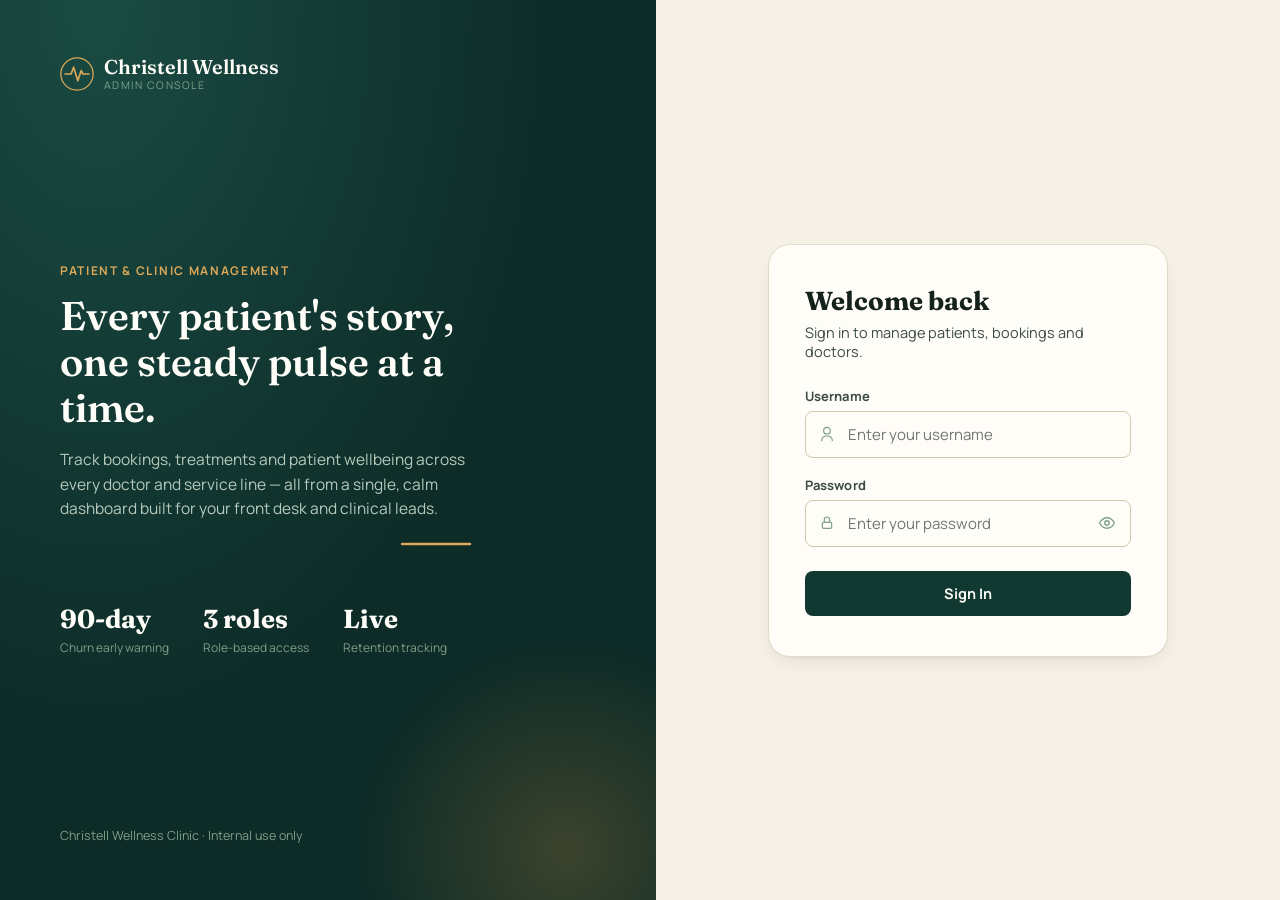
<file: frontend/index.html>
<!DOCTYPE html>
<html lang="en">
<head>
<meta charset="UTF-8" />
<meta name="viewport" content="width=device-width, initial-scale=1.0" />
<title>Christell Wellness — Admin Console</title>
<link rel="stylesheet" href="assets/css/style.css" />
</head>
<body>

<div class="login-shell">
  <!-- Hero panel -->
  <section class="login-hero">
    <div class="brand">
      <svg class="brand-mark" viewBox="0 0 40 40" fill="none" xmlns="http://www.w3.org/2000/svg">
        <circle cx="20" cy="20" r="19" stroke="#dba758" stroke-width="1.5"/>
        <path d="M6 20H13L16 12L21 28L25 16L27 20H34" stroke="#dba758" stroke-width="2" stroke-linecap="round" stroke-linejoin="round"/>
      </svg>
      <div>
        <div class="brand-name">Christell Wellness</div>
        <div class="brand-sub" style="color:#7fa088;">Admin Console</div>
      </div>
    </div>

    <div class="login-hero-copy">
      <span class="eyebrow">Patient &amp; Clinic Management</span>
      <h2>Every patient's story, one steady pulse at a time.</h2>
      <p>Track bookings, treatments and patient wellbeing across every doctor and service line — all from a single, calm dashboard built for your front desk and clinical leads.</p>

      <svg class="pulse-line" viewBox="0 0 400 46" xmlns="http://www.w3.org/2000/svg">
        <path d="M0 23 H120 L138 23 L150 4 L165 42 L178 23 L192 23 L204 12 L216 34 L228 23 L400 23" />
      </svg>

      <div class="login-hero-stats">
        <div class="stat"><b>90-day</b><span>Churn early warning</span></div>
        <div class="stat"><b>3 roles</b><span>Role-based access</span></div>
        <div class="stat"><b>Live</b><span>Retention tracking</span></div>
      </div>
    </div>

    <div class="login-hero-foot">Christell Wellness Clinic · Internal use only</div>
  </section>

  <!-- Login panel -->
  <main class="login-panel">
    <div class="login-card">
      <h1>Welcome back</h1>
      <p class="sub">Sign in to manage patients, bookings and doctors.</p>

      <div class="login-error" id="loginError">
        <svg width="16" height="16" viewBox="0 0 24 24" fill="none"><path d="M12 8V13M12 16.5V16.51M10.29 3.86L1.82 18A2 2 0 0 0 3.55 21H20.45A2 2 0 0 0 22.18 18L13.71 3.86A2 2 0 0 0 10.29 3.86Z" stroke="currentColor" stroke-width="1.8" stroke-linecap="round" stroke-linejoin="round"/></svg>
        <span id="loginErrorText">Invalid username or password.</span>
      </div>

      <form class="login-form" id="loginForm">
        <div class="field">
          <label for="username">Username</label>
          <div class="input-icon-wrap">
            <svg width="16" height="16" viewBox="0 0 24 24" fill="none"><path d="M12 12A5 5 0 1 0 12 2A5 5 0 0 0 12 12Z" stroke="currentColor" stroke-width="1.8"/><path d="M4 22C4 17.58 7.58 15 12 15C16.42 15 20 17.58 20 22" stroke="currentColor" stroke-width="1.8" stroke-linecap="round"/></svg>
            <input type="text" id="username" name="username" placeholder="Enter your username" autocomplete="username" required />
          </div>
        </div>

        <div class="field">
          <label for="password">Password</label>
          <div class="input-icon-wrap">
            <svg width="16" height="16" viewBox="0 0 24 24" fill="none"><rect x="5" y="11" width="14" height="9" rx="2" stroke="currentColor" stroke-width="1.8"/><path d="M8 11V7a4 4 0 1 1 8 0v4" stroke="currentColor" stroke-width="1.8"/></svg>
            <input type="password" id="password" name="password" placeholder="Enter your password" autocomplete="current-password" required />

            <button type="button" class="toggle-password" id="togglePassword" aria-label="Show password" title="Show password">
              <!-- eye: shown while password is hidden -->
              <svg class="icon-eye" width="18" height="18" viewBox="0 0 24 24" fill="none"><path d="M2 12C4.5 7.5 8 5 12 5C16 5 19.5 7.5 22 12C19.5 16.5 16 19 12 19C8 19 4.5 16.5 2 12Z" stroke="currentColor" stroke-width="1.8" stroke-linejoin="round"/><circle cx="12" cy="12" r="3" stroke="currentColor" stroke-width="1.8"/></svg>
              <!-- eye with slash: shown while password is visible -->
              <svg class="icon-eye-off" width="18" height="18" viewBox="0 0 24 24" fill="none" style="display:none;"><path d="M2 12C4.5 7.5 8 5 12 5C16 5 19.5 7.5 22 12C19.5 16.5 16 19 12 19C8 19 4.5 16.5 2 12Z" stroke="currentColor" stroke-width="1.8" stroke-linejoin="round"/><circle cx="12" cy="12" r="3" stroke="currentColor" stroke-width="1.8"/><path d="M4 4L20 20" stroke="currentColor" stroke-width="1.8" stroke-linecap="round"/></svg>
            </button>
          </div>
        </div>

        <button type="submit" class="btn btn-primary" id="loginBtn" style="margin-top:6px; width:100%;">
          Sign In
        </button>
      </form>
    </div>
  </main>
</div>

<script src="assets/js/config.js"></script>
<script src="assets/js/api.js"></script>
<script src="assets/js/auth.js"></script>
<script src="assets/js/login.js"></script>
</body>
</html>
</file>
<file: frontend/assets/css/style.css>
/* ============================================================
   CHRISTELL WELLNESS — ADMIN CONSOLE
   Design language: clinical calm. Deep teal + warm gold, a
   serif display face for authority, an EKG pulse as the one
   signature motif tying every screen back to "patient vitals".
   ============================================================ */
 
@import url('https://fonts.googleapis.com/css2?family=Fraunces:opsz,wght@9..144,300;9..144,500;9..144,600;9..144,700&family=Manrope:wght@400;500;600;700;800&family=IBM+Plex+Mono:wght@400;500&display=swap');
 
:root {
  /* --- Palette --- */
  --ink: #14211d;
  --ink-soft: #3c4a45;
  --teal-950: #0d2b27;
  --teal-900: #123832;
  --teal-800: #1a4b43;
  --teal-700: #256157;
  --sage-500: #7fa088;
  --sage-300: #b7cabc;
  --gold-500: #c68a3d;
  --gold-400: #dba758;
  --coral-500: #c1584a;
  --coral-100: #f6ded9;
  /* Darker text shades: WCAG AA (4.5:1) on light backgrounds */
  --gold-text: #8a5a1c;
  --sage-text: #4d6b56;
  --success-text: #2b6e50;
  --coral-text: #a3422f;
  --success-500: #3f8f6b;
  --success-100: #dcefe4;
  --paper: #f6f1e6;
  --paper-raised: #fffdf8;
  --line: #e4dcc9;
  --line-strong: #d3c8ac;
 
  /* --- Type --- */
  --font-display: 'Fraunces', 'Georgia', serif;
  --font-body: 'Manrope', -apple-system, BlinkMacSystemFont, sans-serif;
  --font-mono: 'IBM Plex Mono', 'SFMono-Regular', monospace;
 
  /* --- Layout --- */
  --sidebar-w: 240px;
  --radius-sm: 8px;
  --radius-md: 14px;
  --radius-lg: 22px;
  --shadow-card: 0 1px 2px rgba(20, 33, 29, 0.04), 0 8px 24px -12px rgba(20, 33, 29, 0.18);
  --shadow-pop: 0 20px 60px -20px rgba(13, 43, 39, 0.35);
}
 
* { box-sizing: border-box; }
html, body { height: 100%; }
body {
  margin: 0;
  font-family: var(--font-body);
  background: var(--paper);
  color: var(--ink);
  -webkit-font-smoothing: antialiased;
}
 
h1, h2, h3, h4 { font-family: var(--font-display); color: var(--ink); margin: 0; }
p { margin: 0; }
a { color: inherit; }
button { font-family: inherit; }
 
::selection { background: var(--gold-400); color: var(--teal-950); }
 
:focus-visible {
  outline: 2px solid var(--gold-500);
  outline-offset: 2px;
}
 
@media (prefers-reduced-motion: reduce) {
  *, *::before, *::after {
    animation-duration: 0.001ms !important;
    animation-iteration-count: 1 !important;
    transition-duration: 0.001ms !important;
  }
}
 
.mono { font-family: var(--font-mono); }
 
/* --- Scrollbars (webkit) --- */
::-webkit-scrollbar { width: 10px; height: 10px; }
::-webkit-scrollbar-track { background: transparent; }
::-webkit-scrollbar-thumb { background: var(--line-strong); border-radius: 10px; }
::-webkit-scrollbar-thumb:hover { background: var(--sage-500); }
 
/* ============================================================
   Signature motif: EKG pulse line (used on login + as dividers)
   ============================================================ */
.pulse-line {
  width: 100%;
  height: 46px;
  display: block;
  overflow: visible;
}
.pulse-line path {
  fill: none;
  stroke: var(--gold-400);
  stroke-width: 2.5;
  stroke-linecap: round;
  stroke-linejoin: round;
  stroke-dasharray: 400;
  stroke-dashoffset: 400;
  animation: pulse-draw 3.2s ease-in-out infinite;
}
@keyframes pulse-draw {
  0% { stroke-dashoffset: 400; opacity: 0.4; }
  55% { stroke-dashoffset: 0; opacity: 1; }
  100% { stroke-dashoffset: -400; opacity: 0.4; }
}
 
.divider-pulse {
  display: flex;
  align-items: center;
  gap: 14px;
  margin: 6px 0 18px;
  color: var(--sage-500);
}
.divider-pulse::before, .divider-pulse::after {
  content: "";
  flex: 1;
  height: 1px;
  background: var(--line);
}
 
/* ============================================================
   Buttons & form controls
   ============================================================ */
.btn {
  display: inline-flex;
  align-items: center;
  justify-content: center;
  gap: 8px;
  padding: 12px 20px;
  border-radius: var(--radius-sm);
  border: 1px solid transparent;
  font-family: var(--font-body);
  font-weight: 700;
  font-size: 14.5px;
  cursor: pointer;
  transition: transform 0.15s ease, box-shadow 0.15s ease, background 0.15s ease;
}
.btn:active { transform: translateY(1px); }
.btn-primary {
  background: var(--teal-900);
  color: var(--paper-raised);
}
.btn-primary:hover { background: var(--teal-800); box-shadow: 0 8px 20px -8px rgba(18, 56, 50, 0.55); }
.btn-gold {
  background: var(--gold-500);
  color: var(--teal-950);
}
.btn-gold:hover { background: var(--gold-400); }
.btn-ghost {
  background: transparent;
  color: var(--ink);
  border-color: var(--line-strong);
}
.btn-ghost:hover { background: var(--paper-raised); border-color: var(--sage-500); }
.btn-sm { padding: 8px 14px; font-size: 13px; }
.btn:disabled { opacity: 0.55; cursor: not-allowed; }
 
.field {
  display: flex;
  flex-direction: column;
  gap: 6px;
}
.field label {
  font-size: 13px;
  font-weight: 700;
  color: var(--ink-soft);
  letter-spacing: 0.01em;
}
.field input, .field select {
  font-family: var(--font-body);
  font-size: 15px;
  padding: 12px 14px;
  border-radius: var(--radius-sm);
  border: 1.5px solid var(--line-strong);
  background: var(--paper-raised);
  color: var(--ink);
  transition: border-color 0.15s ease, box-shadow 0.15s ease;
}
.field input:focus, .field select:focus {
  border-color: var(--teal-700);
  box-shadow: 0 0 0 4px rgba(37, 97, 87, 0.12);
  outline: none;
}
.field .hint { font-size: 12px; color: var(--ink-soft); opacity: 0.8; }
 
.input-icon-wrap { position: relative; }
.input-icon-wrap svg {
  position: absolute;
  left: 14px;
  top: 50%;
  transform: translateY(-50%);
  color: var(--sage-500);
}
.input-icon-wrap input { padding-left: 42px; }
 
/* ============================================================
   Badges / status pills
   ============================================================ */
.badge {
  display: inline-flex;
  align-items: center;
  gap: 6px;
  padding: 4px 11px;
  border-radius: 999px;
  font-size: 12.5px;
  font-weight: 700;
  letter-spacing: 0.01em;
  white-space: nowrap;
}
.badge::before { content: ""; width: 6px; height: 6px; border-radius: 50%; background: currentColor; }
.badge-active   { background: var(--success-100); color: var(--success-text); }
.badge-inactive { background: var(--coral-100); color: var(--coral-text); }
.badge-new      { background: #e7e2f6; color: #6650a8; }
.badge-attended { background: var(--success-100); color: var(--success-text); }
.badge-pending, .badge-scheduled, .badge-confirmed { background: #fbeed2; color: var(--gold-text); }
.badge-cancelled, .badge-no-show { background: var(--coral-100); color: var(--coral-text); }
.badge-completed { background: var(--success-100); color: var(--success-text); }
.badge-neutral { background: var(--line); color: var(--ink-soft); }
 
/* ============================================================
   App shell: sidebar + topbar
   ============================================================ */
.app-shell {
  display: flex;
  min-height: 100vh;
}
 
.sidebar {
  width: var(--sidebar-w);
  flex-shrink: 0;
  background: linear-gradient(185deg, var(--teal-950), var(--teal-900) 60%);
  color: var(--sage-300);
  display: flex;
  flex-direction: column;
  padding: 26px 18px;
  position: sticky;
  top: 0;
  height: 100vh;
}
 
.brand {
  display: flex;
  align-items: center;
  gap: 10px;
  padding: 4px 8px 22px;
  border-bottom: 1px solid rgba(183, 202, 188, 0.15);
  margin-bottom: 18px;
}
.brand-mark {
  width: 34px; height: 34px;
  flex-shrink: 0;
}
.brand-name {
  font-family: var(--font-display);
  font-weight: 600;
  font-size: 18px;
  color: var(--paper-raised);
  line-height: 1.1;
}
.brand-sub {
  font-size: 10.5px;
  letter-spacing: 0.14em;
  text-transform: uppercase;
  color: var(--sage-500);
}
 
.nav-group-label {
  font-size: 11px;
  text-transform: uppercase;
  letter-spacing: 0.12em;
  color: rgba(183, 202, 188, 0.85);
  padding: 12px 12px 6px;
}
 
.nav-link {
  display: flex;
  align-items: center;
  gap: 12px;
  padding: 11px 12px;
  border-radius: 10px;
  font-weight: 600;
  font-size: 14.5px;
  color: var(--sage-300);
  text-decoration: none;
  transition: background 0.15s ease, color 0.15s ease;
  margin-bottom: 2px;
}
.nav-link svg { flex-shrink: 0; opacity: 0.85; }
.nav-link:hover { background: rgba(255,255,255,0.06); color: var(--paper-raised); }
.nav-link.active {
  background: var(--gold-500);
  color: var(--teal-950);
}
.nav-link.active svg { opacity: 1; }
 
.sidebar-footer {
  margin-top: auto;
  padding-top: 14px;
  border-top: 1px solid rgba(183, 202, 188, 0.15);
}
.admin-chip {
  display: flex;
  align-items: center;
  gap: 10px;
  padding: 10px 10px;
  border-radius: 10px;
}
.admin-avatar {
  width: 34px; height: 34px;
  border-radius: 50%;
  background: var(--gold-500);
  color: var(--teal-950);
  display: flex; align-items: center; justify-content: center;
  font-weight: 800;
  font-size: 14px;
  flex-shrink: 0;
}
.admin-meta { line-height: 1.2; overflow: hidden; }
.admin-meta .name { font-size: 13.5px; font-weight: 700; color: var(--paper-raised); white-space: nowrap; text-overflow: ellipsis; overflow: hidden; }
.admin-meta .role { font-size: 11.5px; color: var(--sage-500); }
.logout-btn {
  margin-top: 8px;
  width: 100%;
  background: transparent;
  border: 1px solid rgba(183, 202, 188, 0.25);
  color: var(--sage-300);
  border-radius: 10px;
  padding: 9px;
  font-weight: 700;
  font-size: 13px;
  cursor: pointer;
  display: flex; align-items: center; justify-content: center; gap: 8px;
  transition: border-color 0.15s ease, color 0.15s ease;
}
.logout-btn:hover { border-color: var(--coral-500); color: var(--coral-500); }
 
.main {
  flex: 1;
  min-width: 0;
  display: flex;
  flex-direction: column;
}
 
.topbar {
  display: flex;
  align-items: center;
  justify-content: space-between;
  gap: 20px;
  padding: 20px 34px;
  border-bottom: 1px solid var(--line);
  background: var(--paper);
  position: sticky;
  top: 0;
  z-index: 5;
}
.topbar-title h1 { font-size: 24px; font-weight: 600; }
.topbar-title .eyebrow {
  font-size: 12px;
  letter-spacing: 0.1em;
  text-transform: uppercase;
  color: var(--sage-text);
  font-weight: 700;
  margin-bottom: 2px;
  display: block;
}
.topbar-search {
  flex: 1;
  max-width: 380px;
}
 
.content {
  padding: 28px 34px 60px;
  max-width: 1400px;
  width: 100%;
}
 
/* ============================================================
   Cards & stats
   ============================================================ */
.card {
  background: var(--paper-raised);
  border: 1px solid var(--line);
  border-radius: var(--radius-md);
  box-shadow: var(--shadow-card);
}
 
.stat-grid {
  display: grid;
  grid-template-columns: repeat(4, 1fr);
  gap: 18px;
  margin-bottom: 26px;
}
.stat-card {
  padding: 22px 22px 20px;
  position: relative;
  overflow: hidden;
}
.stat-card .stat-label {
  font-size: 12.5px;
  font-weight: 700;
  color: var(--ink-soft);
  text-transform: uppercase;
  letter-spacing: 0.06em;
  margin-bottom: 10px;
  display: flex;
  align-items: center;
  gap: 8px;
}
.stat-icon, .stat-card .stat-icon {
  width: 30px; height: 30px;
  border-radius: 9px;
  display: flex; align-items: center; justify-content: center;
  flex-shrink: 0;
}
.stat-card .stat-value {
  font-family: var(--font-display);
  font-size: 32px;
  font-weight: 600;
  color: var(--ink);
  line-height: 1;
}
.stat-card .stat-delta {
  margin-top: 10px;
  font-size: 12.5px;
  color: var(--ink-soft);
}
.stat-card .stat-delta strong { color: var(--success-text); }
 
.icon-tone-teal { background: var(--teal-900); color: var(--paper-raised); }
.icon-tone-gold { background: var(--gold-500); color: var(--teal-950); }
.icon-tone-sage { background: var(--sage-300); color: var(--teal-950); }
.icon-tone-coral { background: var(--coral-100); color: var(--coral-500); }
 
.section-row {
  display: grid;
  grid-template-columns: 1.5fr 1fr;
  gap: 20px;
  margin-bottom: 22px;
  align-items: stretch;
}
.card-head {
  display: flex;
  align-items: center;
  justify-content: space-between;
  padding: 20px 22px 6px;
}
.card-head h2, .card-head h3 { font-size: 17px; font-weight: 600; }
.card-head .card-sub { font-size: 12.5px; color: var(--ink-soft); }
.card-body { padding: 12px 22px 22px; }
 
/* ============================================================
   Tables
   ============================================================ */
.table-wrap { overflow-x: auto; }
table.data-table {
  width: 100%;
  border-collapse: collapse;
  font-size: 14px;
}
.data-table thead th {
  text-align: left;
  font-size: 11.5px;
  text-transform: uppercase;
  letter-spacing: 0.07em;
  color: var(--ink-soft);
  font-weight: 700;
  padding: 10px 14px;
  border-bottom: 1.5px solid var(--line);
  white-space: nowrap;
}
.data-table thead th.sortable { cursor: pointer; user-select: none; }
.data-table thead th.sortable:hover { color: var(--teal-800); }
.data-table thead th .sort-arrow { opacity: 0.5; margin-left: 3px; font-size: 10px; }
.data-table tbody td {
  padding: 13px 14px;
  border-bottom: 1px solid var(--line);
  vertical-align: middle;
}
.data-table tbody tr {
  transition: background 0.12s ease;
}
.data-table tbody tr.clickable { cursor: pointer; }
.data-table tbody tr.clickable:hover { background: #faf6ea; }
.data-table tbody tr:last-child td { border-bottom: none; }
.cell-name { font-weight: 700; color: var(--ink); }
.cell-sub { font-size: 12.5px; color: var(--ink-soft); }
.cell-strong { font-family: var(--font-mono); font-weight: 600; }
 
.avatar-chip {
  width: 34px; height: 34px;
  border-radius: 50%;
  background: var(--sage-300);
  color: var(--teal-950);
  display: flex; align-items: center; justify-content: center;
  font-weight: 800; font-size: 13px;
  flex-shrink: 0;
}
.name-cell { display: flex; align-items: center; gap: 11px; }
 
/* ============================================================
   Empty / loading / error states
   ============================================================ */
.state-block {
  padding: 60px 20px;
  text-align: center;
  color: var(--ink-soft);
}
.state-block .state-title { font-family: var(--font-display); font-size: 19px; color: var(--ink); margin-bottom: 6px; }
.state-block svg { margin-bottom: 14px; color: var(--sage-500); }
 
.skeleton {
  background: linear-gradient(90deg, var(--line) 25%, #efe8d5 37%, var(--line) 63%);
  background-size: 400% 100%;
  animation: skeleton-loading 1.4s ease infinite;
  border-radius: 6px;
}
@keyframes skeleton-loading {
  0% { background-position: 100% 50%; }
  100% { background-position: 0 50%; }
}
 
/* ============================================================
   Filters bar
   ============================================================ */
.filters-bar {
  display: flex;
  align-items: flex-end;
  gap: 14px;
  flex-wrap: wrap;
  margin-bottom: 18px;
}
.filters-bar .field { min-width: 160px; }
.filters-bar .field.grow { flex: 1; min-width: 220px; }
 
.pagination {
  display: flex;
  align-items: center;
  justify-content: space-between;
  padding-top: 16px;
  font-size: 13px;
  color: var(--ink-soft);
}
.pagination .pager-btns { display: flex; gap: 8px; }
 
/* ============================================================
   Slide-over panel (patient detail)
   ============================================================ */
.overlay-scrim {
  position: fixed; inset: 0;
  background: rgba(13, 43, 39, 0.45);
  backdrop-filter: blur(2px);
  opacity: 0;
  pointer-events: none;
  transition: opacity 0.25s ease;
  z-index: 40;
}
.overlay-scrim.open { opacity: 1; pointer-events: auto; }
 
.slide-over {
  position: fixed;
  top: 0; right: 0;
  height: 100vh;
  width: min(520px, 100vw);
  background: var(--paper);
  box-shadow: var(--shadow-pop);
  transform: translateX(100%);
  transition: transform 0.3s cubic-bezier(.22,.9,.32,1);
  z-index: 41;
  display: flex;
  flex-direction: column;
}
.slide-over.open { transform: translateX(0); }
 
.slide-header {
  padding: 26px 28px 18px;
  border-bottom: 1px solid var(--line);
  background: var(--paper-raised);
  display: flex;
  align-items: flex-start;
  justify-content: space-between;
  gap: 16px;
}
.slide-close {
  background: var(--paper);
  border: 1px solid var(--line-strong);
  width: 34px; height: 34px;
  border-radius: 50%;
  display: flex; align-items: center; justify-content: center;
  cursor: pointer;
  flex-shrink: 0;
}
.slide-close:hover { border-color: var(--coral-500); color: var(--coral-500); }
.slide-body { flex: 1; overflow-y: auto; padding: 22px 28px 40px; }
 
.tabs { display: flex; gap: 6px; margin-bottom: 18px; border-bottom: 1px solid var(--line); }
.tab-btn {
  padding: 10px 6px;
  margin-right: 18px;
  background: none; border: none;
  font-weight: 700; font-size: 13.5px;
  color: var(--ink-soft);
  cursor: pointer;
  border-bottom: 2px solid transparent;
  position: relative; top: 1px;
}
.tab-btn.active { color: var(--teal-900); border-bottom-color: var(--gold-500); }
.tab-panel { display: none; }
.tab-panel.active { display: block; }
 
.info-grid { display: grid; grid-template-columns: 1fr 1fr; gap: 14px 20px; margin-bottom: 6px; }
.info-item .label { font-size: 11.5px; text-transform: uppercase; letter-spacing: 0.06em; color: var(--ink-soft); font-weight: 700; margin-bottom: 3px; }
.info-item .value { font-size: 14.5px; font-weight: 600; }
.info-item .value.mono { font-family: var(--font-mono); }
 
.timeline-item {
  display: flex;
  gap: 14px;
  padding: 14px 0;
  border-bottom: 1px solid var(--line);
}
.timeline-item:last-child { border-bottom: none; }
.timeline-dot {
  width: 10px; height: 10px;
  border-radius: 50%;
  background: var(--sage-500);
  margin-top: 6px;
  flex-shrink: 0;
}
.timeline-item.attended .timeline-dot, .timeline-item.completed .timeline-dot { background: var(--success-500); }
.timeline-item.cancelled .timeline-dot, .timeline-item.no-show .timeline-dot { background: var(--coral-500); }
.timeline-content { flex: 1; }
.timeline-top { display: flex; justify-content: space-between; gap: 10px; align-items: center; }
.timeline-date { font-weight: 700; font-size: 14px; }
.timeline-meta { font-size: 12.5px; color: var(--ink-soft); margin-top: 3px; }
 
/* ============================================================
   Toasts
   ============================================================ */
.toast-stack {
  position: fixed;
  bottom: 24px; right: 24px;
  display: flex; flex-direction: column; gap: 10px;
  z-index: 60;
}
.toast {
  background: var(--teal-950);
  color: var(--paper-raised);
  padding: 13px 18px;
  border-radius: 10px;
  font-size: 13.5px;
  font-weight: 600;
  box-shadow: var(--shadow-pop);
  display: flex; align-items: center; gap: 10px;
  animation: toast-in 0.25s ease;
  max-width: 340px;
}
.toast.error { background: var(--coral-500); }
.toast.success { background: var(--success-500); }
@keyframes toast-in {
  from { opacity: 0; transform: translateY(10px); }
  to { opacity: 1; transform: translateY(0); }
}
 
/* ============================================================
   Responsive
   ============================================================ */
@media (max-width: 1100px) {
  .stat-grid { grid-template-columns: repeat(2, 1fr); }
  .section-row { grid-template-columns: 1fr; }
}
@media (max-width: 860px) {
  .sidebar { position: fixed; left: -260px; z-index: 50; transition: left 0.2s ease; }
  .sidebar.open { left: 0; }
  .topbar { padding: 16px 18px; }
  .content { padding: 18px 18px 50px; }
  .stat-grid { grid-template-columns: 1fr 1fr; gap: 12px; }
  .info-grid { grid-template-columns: 1fr; }
}
 
/* ============================================================
   Login screen
   ============================================================ */
.login-shell {
  min-height: 100vh;
  display: grid;
  grid-template-columns: 1.05fr 1fr;
}
.login-hero {
  background: radial-gradient(120% 140% at 15% 0%, var(--teal-800) 0%, var(--teal-950) 60%);
  color: var(--paper-raised);
  padding: 56px 60px;
  display: flex;
  flex-direction: column;
  justify-content: space-between;
  position: relative;
  overflow: hidden;
}
.login-hero::after {
  content: "";
  position: absolute;
  right: -120px; bottom: -160px;
  width: 420px; height: 420px;
  border-radius: 50%;
  background: radial-gradient(circle, rgba(198,138,61,0.25), transparent 70%);
}
.login-hero .brand { border: none; padding: 0; margin: 0; }
.login-hero .brand-name { font-size: 20px; }
.login-hero-copy { max-width: 420px; position: relative; z-index: 1; }
.login-hero-copy .eyebrow {
  font-size: 12px; letter-spacing: 0.14em; text-transform: uppercase;
  color: var(--gold-400); font-weight: 700; margin-bottom: 14px; display: block;
}
.login-hero-copy h2 {
  font-size: 40px; line-height: 1.15; font-weight: 600; color: var(--paper-raised);
  margin-bottom: 16px;
}
.login-hero-copy p { color: var(--sage-300); font-size: 15.5px; line-height: 1.6; }
.login-hero-stats {
  display: flex; gap: 34px; margin-top: 36px; position: relative; z-index: 1;
}
.login-hero-stats .stat b { display: block; font-family: var(--font-display); font-size: 26px; color: var(--paper-raised); }
.login-hero-stats .stat span { font-size: 12px; color: var(--sage-500); }
.login-hero-foot { font-size: 12.5px; color: var(--sage-500); position: relative; z-index: 1; }
 
.login-panel {
  display: flex;
  align-items: center;
  justify-content: center;
  padding: 40px;
  background: var(--paper);
}
.login-card {
  width: 100%;
  max-width: 400px;
  background: var(--paper-raised);
  border: 1px solid var(--line);
  border-radius: var(--radius-lg);
  padding: 40px 36px;
  box-shadow: var(--shadow-card);
}
.login-card h1 { font-size: 26px; margin-bottom: 6px; }
.login-card .sub { color: var(--ink-soft); font-size: 14.5px; margin-bottom: 26px; }
.login-form { display: flex; flex-direction: column; gap: 18px; }
.login-error {
  background: var(--coral-100);
  color: var(--coral-text);
  border-radius: 10px;
  padding: 11px 14px;
  font-size: 13.5px;
  font-weight: 600;
  display: none;
  align-items: center;
  gap: 8px;
}
.login-error.show { display: flex; }
.login-demo-hint {
  margin-top: 20px;
  padding: 12px 14px;
  border-radius: 10px;
  background: #f2ecd9;
  border: 1px dashed var(--line-strong);
  font-size: 12.5px;
  color: var(--ink-soft);
  display: flex;
  align-items: center;
  gap: 8px;
}
.login-demo-hint code { font-family: var(--font-mono); background: var(--paper); padding: 2px 6px; border-radius: 5px; font-weight: 600; color: var(--teal-800); }
 
@media (max-width: 900px) {
  .login-shell { grid-template-columns: 1fr; }
  .login-hero { padding: 40px 28px; min-height: 260px; }
  .login-hero-copy h2 { font-size: 30px; }
  .login-hero-stats { display: none; }
}
 
/* ============================================================
   Churn forecast — "Pulse Check" button + center modal
   ============================================================ */
.pulse-check-card {
  margin-top: 4px;
  margin-bottom: 22px;
  border-radius: var(--radius-md);
  padding: 18px 20px;
  background: linear-gradient(135deg, var(--teal-950), var(--teal-800));
  color: var(--paper-raised);
  display: flex;
  align-items: center;
  justify-content: space-between;
  gap: 16px;
  position: relative;
  overflow: hidden;
}
.pulse-check-card::before {
  content: "";
  position: absolute;
  inset: 0;
  background: radial-gradient(circle at 85% 20%, rgba(219,167,88,0.25), transparent 60%);
}
.pulse-check-copy { position: relative; z-index: 1; }
.pulse-check-copy .title { font-family: var(--font-display); font-size: 16.5px; font-weight: 600; margin-bottom: 3px; }
.pulse-check-copy .sub { font-size: 12.5px; color: var(--sage-300); max-width: 260px; line-height: 1.4; }
.pulse-check-btn {
  position: relative; z-index: 1;
  flex-shrink: 0;
  display: flex; align-items: center; gap: 9px;
  background: var(--gold-500);
  color: var(--teal-950);
  border: none;
  border-radius: 999px;
  padding: 11px 18px;
  font-weight: 800;
  font-size: 13.5px;
  cursor: pointer;
  transition: background 0.15s ease, transform 0.15s ease;
  white-space: nowrap;
}
.pulse-check-btn:hover { background: var(--gold-400); transform: translateY(-1px); }
.pulse-check-btn:disabled { opacity: 0.7; cursor: wait; }
.pulse-check-btn .mini-heartbeat {
  width: 20px; height: 14px;
}
.pulse-check-btn .mini-heartbeat path {
  fill: none; stroke: currentColor; stroke-width: 2; stroke-linecap: round; stroke-linejoin: round;
  stroke-dasharray: 60; stroke-dashoffset: 60;
  animation: pulse-draw 1.6s ease-in-out infinite;
}
 
.churn-modal-scrim {
  position: fixed; inset: 0;
  background: rgba(13, 43, 39, 0.55);
  backdrop-filter: blur(3px);
  z-index: 70;
  display: flex; align-items: center; justify-content: center;
  padding: 24px;
  opacity: 0;
  pointer-events: none;
  transition: opacity 0.25s ease;
}
.churn-modal-scrim.open { opacity: 1; pointer-events: auto; }
 
.churn-modal {
  width: 100%;
  max-width: 480px;
  max-height: 90vh;
  overflow-y: auto;
  background: var(--paper);
  border-radius: var(--radius-lg);
  box-shadow: var(--shadow-pop);
  transform: scale(0.92) translateY(10px);
  opacity: 0;
  transition: transform 0.28s cubic-bezier(.22,.9,.32,1), opacity 0.28s ease;
}
.churn-modal-scrim.open .churn-modal { transform: scale(1) translateY(0); opacity: 1; }
 
.churn-modal-head {
  padding: 22px 26px 0;
  display: flex; align-items: flex-start; justify-content: space-between;
}
.churn-modal-head .eyebrow { font-size: 11px; text-transform:uppercase; letter-spacing:0.1em; color:var(--sage-text); font-weight:700; }
.churn-modal-head h2 { font-size: 20px; margin-top: 3px; }
.churn-modal-close {
  background: var(--paper-raised);
  border: 1px solid var(--line-strong);
  width: 32px; height: 32px; border-radius: 50%;
  display:flex; align-items:center; justify-content:center;
  cursor:pointer; flex-shrink: 0;
}
.churn-modal-close:hover { border-color: var(--coral-500); color: var(--coral-500); }
 
.churn-modal-body { padding: 10px 26px 28px; }
 
.gauge-wrap {
  display: flex;
  flex-direction: column;
  align-items: center;
  padding: 10px 0 6px;
}
.gauge-ring {
  position: relative;
  width: 200px;
  height: 120px;
}
.gauge-ring svg { width: 100%; height: 100%; overflow: visible; }
.gauge-track { fill: none; stroke: var(--line); stroke-width: 14; stroke-linecap: round; }
.gauge-fill { fill: none; stroke-width: 14; stroke-linecap: round; transition: stroke-dashoffset 1s cubic-bezier(.22,.9,.32,1), stroke 0.4s ease; }
.gauge-center {
  position: absolute;
  left: 50%; bottom: 6px;
  transform: translateX(-50%);
  text-align: center;
}
.gauge-value { font-family: var(--font-display); font-size: 40px; font-weight: 700; line-height: 1; color: var(--ink); }
.gauge-label { font-size: 11.5px; text-transform: uppercase; letter-spacing: 0.06em; color: var(--ink-soft); font-weight: 700; margin-top: 4px; }
 
.risk-pill {
  display: inline-flex; align-items: center; gap: 7px;
  padding: 7px 16px; border-radius: 999px;
  font-weight: 800; font-size: 13px; letter-spacing: 0.02em;
  margin: 6px auto 0;
}
.risk-pill.risk-low { background: var(--success-100); color: var(--success-text); }
.risk-pill.risk-medium { background: #fbeed2; color: var(--gold-text); }
.risk-pill.risk-high { background: var(--coral-100); color: var(--coral-text); }
.risk-pill .risk-dot { width: 8px; height: 8px; border-radius: 50%; background: currentColor; position: relative; }
.risk-pill .risk-dot::after {
  content: ""; position: absolute; inset: -4px; border-radius: 50%; border: 1.5px solid currentColor;
  animation: risk-dot-ping 1.6s ease-out infinite;
}
@keyframes risk-dot-ping {
  0% { transform: scale(0.6); opacity: 0.8; }
  100% { transform: scale(1.8); opacity: 0; }
}
 
.action-callout {
  margin-top: 20px;
  border-radius: var(--radius-sm);
  border: 1.5px dashed var(--line-strong);
  background: var(--paper-raised);
  padding: 14px 16px;
  display: flex; gap: 12px; align-items: flex-start;
}
.action-callout .icon { flex-shrink: 0; width: 30px; height: 30px; border-radius: 9px; background: var(--teal-900); color: var(--paper-raised); display:flex; align-items:center; justify-content:center; }
.action-callout .label { font-size: 11.5px; text-transform: uppercase; letter-spacing: 0.06em; color: var(--ink-soft); font-weight: 700; margin-bottom: 3px; }
.action-callout .text { font-size: 14px; font-weight: 600; color: var(--ink); }
 
.feature-chip-grid {
  display: grid;
  grid-template-columns: repeat(2, 1fr);
  gap: 10px;
  margin-top: 20px;
}
.feature-chip {
  background: var(--paper-raised);
  border: 1px solid var(--line);
  border-radius: 10px;
  padding: 10px 12px;
}
.feature-chip .label { font-size: 11px; color: var(--ink-soft); font-weight: 700; text-transform: uppercase; letter-spacing: 0.04em; margin-bottom: 3px; }
.feature-chip .value { font-family: var(--font-mono); font-weight: 700; font-size: 14.5px; }
 
.churn-modal-foot {
  margin-top: 22px;
  display: flex; align-items: center; justify-content: space-between;
  font-size: 11.5px; color: var(--ink-soft);
}
.churn-modal-foot .model-tag { font-family: var(--font-mono); background: var(--paper-raised); border: 1px solid var(--line); padding: 4px 9px; border-radius: 6px; }
 
.churn-loading {
  display: flex; flex-direction: column; align-items: center; gap: 14px;
  padding: 30px 10px 10px;
}
.churn-loading .pulse-line { width: 220px; }
.churn-loading p { font-size: 13.5px; color: var(--ink-soft); font-weight: 600; }
 
.churn-error-block {
  padding: 20px 6px 6px;
  text-align: center;
}
.churn-error-block .icon-wrap {
  width: 48px; height: 48px; border-radius: 50%;
  background: var(--coral-100); color: var(--coral-500);
  display:flex; align-items:center; justify-content:center;
  margin: 0 auto 14px;
}
.churn-error-block .title { font-family: var(--font-display); font-size: 17px; margin-bottom: 6px; }
.churn-error-block p { font-size: 13.5px; color: var(--ink-soft); line-height: 1.5; }
 
@media (max-width: 480px) {
  .feature-chip-grid { grid-template-columns: 1fr; }
  .pulse-check-card { flex-direction: column; align-items: flex-start; }
  .pulse-check-btn { width: 100%; justify-content: center; }
}
 
/* ============================================================
   Login form: full-width inputs + show/hide password button
   ============================================================ */
.login-form .field input {
  width: 100%;
}
.login-form #password {
  padding-right: 46px;
}
.toggle-password {
  position: absolute;
  right: 8px;
  top: 50%;
  transform: translateY(-50%);
  display: flex;
  align-items: center;
  justify-content: center;
  width: 32px;
  height: 32px;
  border: none;
  background: transparent;
  color: var(--sage-500);
  border-radius: 8px;
  cursor: pointer;
}
.toggle-password:hover {
  color: var(--teal-700);
  background: rgba(37, 97, 87, 0.08);
}
/* Cancels the ".input-icon-wrap svg" rule (which pins icons to the left) for the eye icons */
.input-icon-wrap .toggle-password svg {
  position: static;
  transform: none;
}
 
/* ---- Pulse Check additions + At-Risk page ---- */
.gauge-tick { stroke: var(--ink-soft); stroke-width: 2; opacity: 0.55; }
.insight-row { display: flex; flex-wrap: wrap; gap: 8px; margin-top: 18px; }
.insight-chip { font-size: 12.5px; font-weight: 700; padding: 6px 12px; border-radius: 999px; background: var(--line); color: var(--ink-soft); }
.insight-chip.warn { background: #fbeed2; color: var(--gold-text); }
.insight-note { font-size: 12.5px; color: var(--ink-soft); margin-top: 10px; line-height: 1.5; }
.risk-summary { display: grid; grid-template-columns: repeat(4, 1fr); gap: 16px; margin-bottom: 20px; }
.risk-summary .card { padding: 18px 20px; }
.risk-summary .num { font-family: var(--font-display); font-size: 28px; font-weight: 600; }
.risk-summary .lbl { font-size: 12px; text-transform: uppercase; letter-spacing: 0.06em; color: var(--ink-soft); font-weight: 700; }
.tier-filters { display: flex; gap: 8px; flex-wrap: wrap; align-items: center; margin-bottom: 16px; }
.tier-filters .btn.on { background: var(--teal-900); color: var(--paper-raised); border-color: var(--teal-900); }
.risk-status { font-size: 13px; color: var(--ink-soft); margin-left: auto; font-family: var(--font-mono); }
@media (max-width: 860px) { .risk-summary { grid-template-columns: 1fr 1fr; } }
</file>
<file: frontend/assets/css/retention.css>
/* Retention log styles (loaded by at-risk.html and patients.html after style.css) */
.retention-form { display: grid; grid-template-columns: 1fr 1fr; gap: 12px; margin-top: 14px; }
.retention-form .full { grid-column: 1 / -1; }
.field textarea {
  font-family: var(--font-body); font-size: 14.5px; padding: 11px 14px; resize: vertical;
  border-radius: var(--radius-sm); border: 1.5px solid var(--line-strong);
  background: var(--paper-raised); color: var(--ink); width: 100%;
}
.field textarea:focus { border-color: var(--teal-700); box-shadow: 0 0 0 4px rgba(37, 97, 87, 0.12); outline: none; }
.retention-history-title { margin: 22px 0 6px; font-size: 11.5px; text-transform: uppercase; letter-spacing: 0.06em; font-weight: 700; color: var(--ink-soft); }
.retention-item { padding: 12px 0; border-top: 1px solid var(--line); }
.retention-item-top { display: flex; align-items: center; justify-content: space-between; gap: 10px; font-weight: 700; font-size: 14px; }
.retention-item-notes { font-size: 13.5px; margin: 4px 0; }
@media (max-width: 480px) { .retention-form { grid-template-columns: 1fr; } }
   .at-risk-table th:last-child, .at-risk-table td:last-child { padding-right: 24px; }
</file>
<file: frontend/assets/css/bookings.css>
/* Bookings page: status updates (loaded by bookings.html after style.css) */
.badge-booked { background: #e3eef6; color: #2f5f86; }
.needs-update-tag {
  display: inline-block; margin-top: 6px; font-size: 11.5px; font-weight: 700;
  color: var(--gold-text); letter-spacing: 0.02em;
}
.status-actions { display: flex; flex-wrap: wrap; gap: 6px; }
.status-actions .btn { padding: 6px 10px; font-size: 12.5px; }
.status-actions .btn[disabled] { opacity: 0.55; cursor: wait; }
.update-notice {
  display: flex; align-items: center; justify-content: space-between; gap: 14px; flex-wrap: wrap;
  padding: 14px 18px; margin-bottom: 18px; border-radius: var(--radius-sm);
  background: #fbeed2; color: var(--ink); border: 1px solid rgba(0, 0, 0, 0.04);
  font-size: 14px;
}
.update-notice strong { font-weight: 700; }
.update-notice[hidden] { display: none; }
.muted-dash { color: var(--ink-soft); }
</file>
